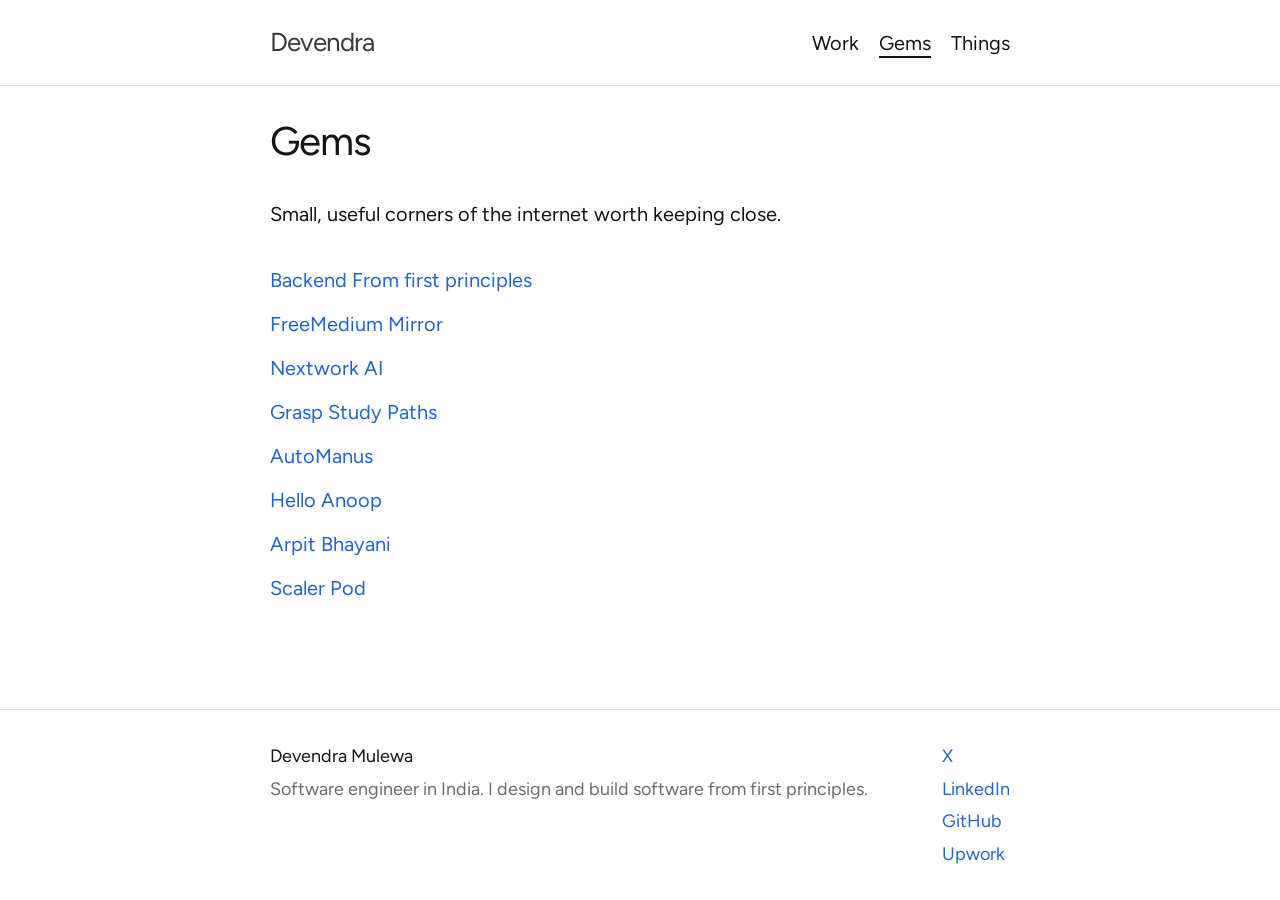
<file: gems.html>
<!doctype html>
<html lang="en">
    <head>
        <meta charset="UTF-8" />
        <meta name="viewport" content="width=device-width, initial-scale=1.0" />
        <meta
            name="description"
            content="Small, useful corners of the internet worth keeping close, curated by Devendra Mulewa."
        />
        <link rel="canonical" href="https://devendram.com/gems.html" />
        <meta property="og:type" content="website" />
        <meta property="og:title" content="Gems - Devendra Mulewa" />
        <meta
            property="og:description"
            content="Small, useful corners of the internet worth keeping close, curated by Devendra Mulewa."
        />
        <meta property="og:url" content="https://devendram.com/gems.html" />
        <meta property="og:image" content="https://devendram.com/images/devm.png" />
        <meta property="og:site_name" content="Devendra Mulewa" />
        <meta name="twitter:card" content="summary_large_image" />
        <meta name="twitter:title" content="Gems - Devendra Mulewa" />
        <meta
            name="twitter:description"
            content="Small, useful corners of the internet worth keeping close, curated by Devendra Mulewa."
        />
        <meta name="twitter:image" content="https://devendram.com/images/devm.png" />
        <title>Gems - Devendra Mulewa</title>
        <link rel="icon" href="/favicon.ico" />
        <link rel="stylesheet" href="styles.css" />
    </head>
    <body>
        <header>
            <p class="site-title"><a href="index.html">Devendra</a></p>
            <nav aria-label="Main navigation">
                <ul>
                    <li><a href="work.html">Work</a></li>
                    <li><a href="gems.html" aria-current="page">Gems</a></li>
                    <li><a href="things.html">Things</a></li>
                </ul>
            </nav>
        </header>
        <main>
            <h1 class="page-head">Gems</h1>
            <p>Small, useful corners of the internet worth keeping close.</p>
            <section class="gems-section" aria-labelledby="resources-heading">
            <h2 id="resources-heading" class="visually-hidden">Resources</h2>
            <ul>
                <li>
                    <a href="https://www.youtube.com/playlist?list=PLui3EUkuMTPgZcV0QhQrOcwMPcBCcd_Q1" target="_blank" rel="noopener noreferrer">
                        Backend From first principles
                    </a>
                </li>
                <li>
                    <a href="https://freedium-mirror.cfd/" target="_blank" rel="noopener noreferrer">
                        FreeMedium Mirror
                    </a>
                </li>
                <li>
                    <a href="https://nextwork.ai/" target="_blank" rel="noopener noreferrer">
                        Nextwork AI
                    </a>
                </li>
                <li>
                    <a href="https://paths.grasp.study/" target="_blank" rel="noopener noreferrer">
                        Grasp Study Paths
                    </a>
                </li>
                <li>
                    <a href="https://www.youtube.com/@AutoManus" target="_blank" rel="noopener noreferrer">
                        AutoManus
                    </a>
                </li>
                <li>
                    <a href="https://www.helloanoop.com/" target="_blank" rel="noopener noreferrer">
                        Hello Anoop
                    </a>
                </li>
                <li>
                    <a href="https://arpitbhayani.me" target="_blank" rel="noopener noreferrer">
                        Arpit Bhayani
                    </a>
                </li>
                <li>
                    <a href="https://www.youtube.com/watch?v=P4JIbqIZEH0&list=PLLhBy6YSIT0DjPC-a9j-Alz21GHOjzrVe" target="_blank" rel="noopener noreferrer">
                        Scaler Pod
                    </a>
                </li>
            </ul>
            </section>
        </main>
        <footer>
            <div>
                <p class="footer-name">Devendra Mulewa</p>
                <p>Software engineer in India. I design and build software from first principles.</p>
            </div>
            <ul>
                <li><a href="https://x.com/Devendra5101" target="_blank" rel="noopener noreferrer">X</a></li>
                <li><a href="https://linkedin.com/in/devendramulewa" target="_blank" rel="noopener noreferrer">LinkedIn</a></li>
                <li><a href="https://github.com/dev-en-m" target="_blank" rel="noopener noreferrer">GitHub</a></li>
                <li><a href="https://www.upwork.com/freelancers/~01f65a9370e897fcef?mp_source=share" target="_blank" rel="noopener noreferrer">Upwork</a></li>
            </ul>
        </footer>
        <script src="script.js"></script>
    </body>
</html>
</file>
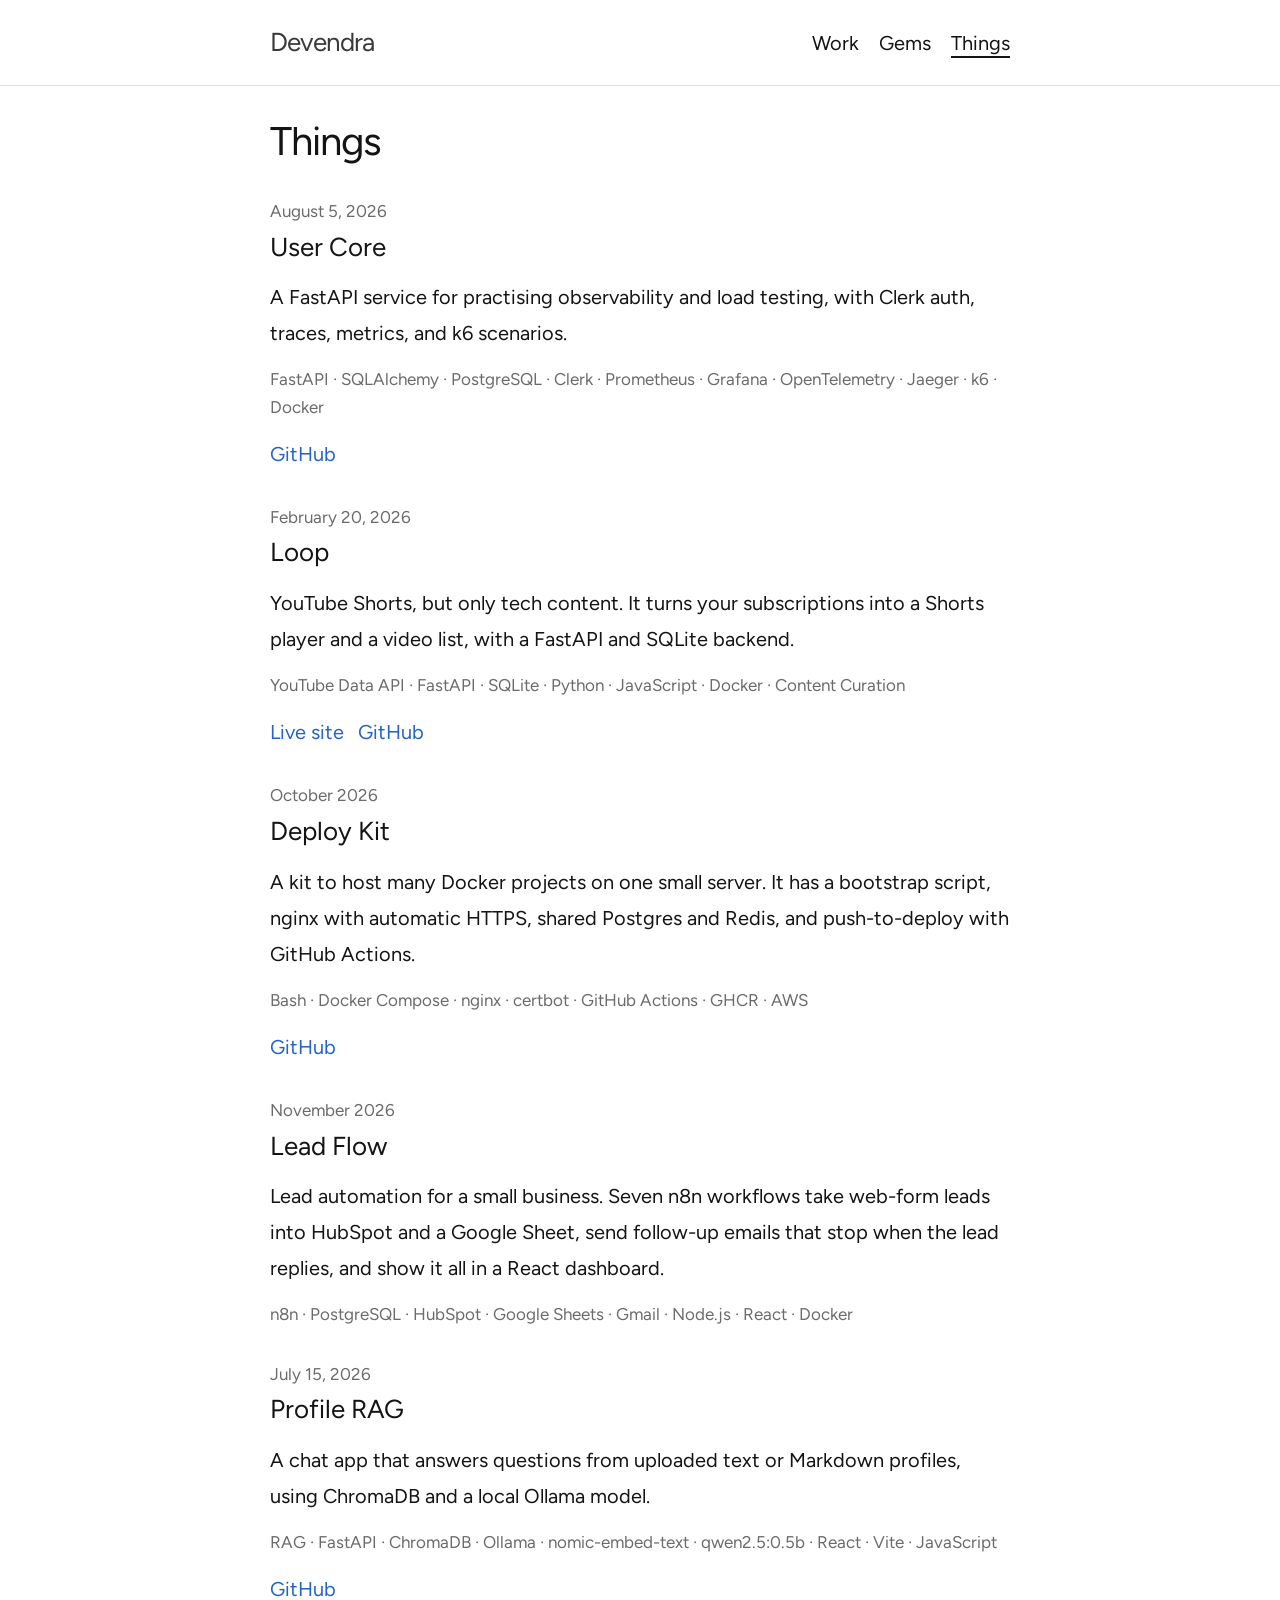
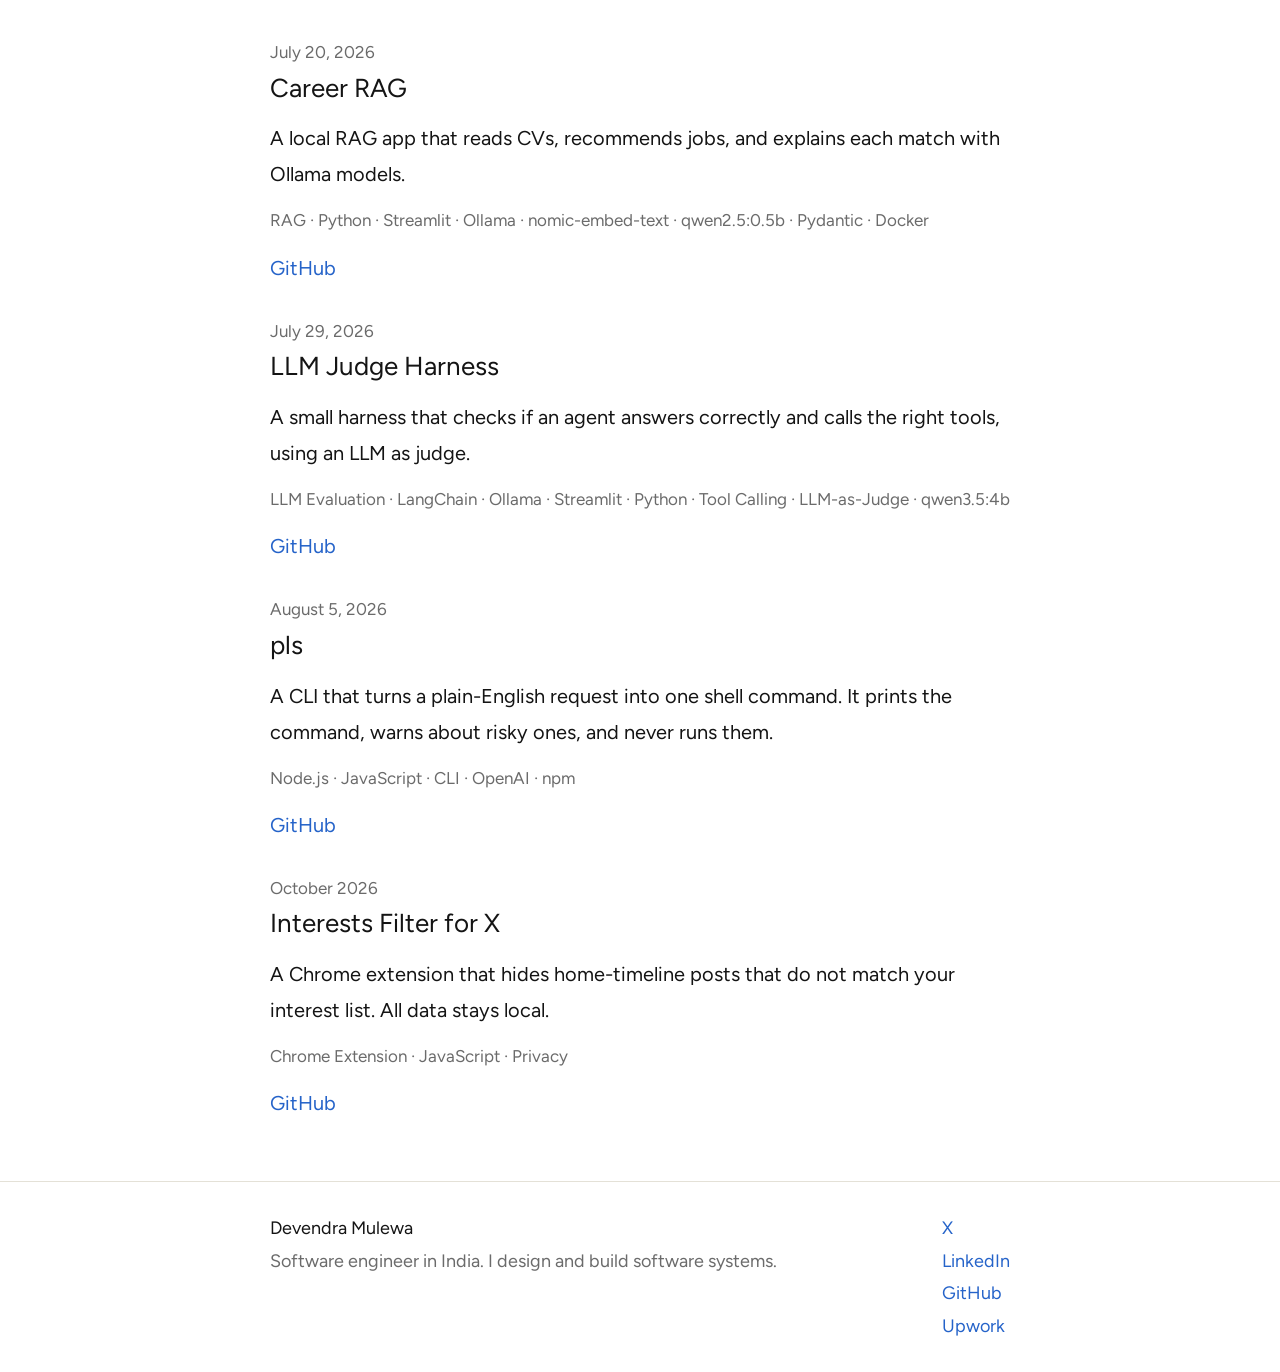
<file: things.html>
<!doctype html>
<html lang="en">
    <head>
        <meta charset="UTF-8" />
        <meta name="viewport" content="width=device-width, initial-scale=1.0" />
        <meta
            name="description"
            content="Things built and explored by Devendra Mulewa, including AI and RAG tools, workflow automation, deployment and observability projects, and open source work."
        />
        <link rel="canonical" href="https://devendram.com/things.html" />
        <meta property="og:type" content="website" />
        <meta property="og:title" content="Things - Devendra Mulewa" />
        <meta
            property="og:description"
            content="Experiments, prototypes, and open source projects by Devendra Mulewa."
        />
        <meta property="og:url" content="https://devendram.com/things.html" />
        <meta property="og:image" content="https://devendram.com/images/devm.png" />
        <meta property="og:site_name" content="Devendra Mulewa" />
        <meta name="twitter:card" content="summary_large_image" />
        <meta name="twitter:title" content="Things - Devendra Mulewa" />
        <meta
            name="twitter:description"
            content="Experiments, prototypes, and open source projects by Devendra Mulewa."
        />
        <meta name="twitter:image" content="https://devendram.com/images/devm.png" />
        <title>Things - Devendra Mulewa</title>
        <link rel="icon" href="/favicon.ico" />
        <link rel="stylesheet" href="styles.css" />
    </head>
    <body>
        <header>
            <p class="site-title"><a href="index.html">Devendra</a></p>
            <nav aria-label="Main navigation">
                <ul>
                    <li><a href="work.html">Work</a></li>
                    <li><a href="gems.html">Gems</a></li>
                    <li><a href="things.html" aria-current="page">Things</a></li>
                </ul>
            </nav>
        </header>
        <main>
            <section id="work-items" aria-labelledby="things-heading">
                <h1 id="things-heading" class="page-head">Things</h1>
                <div class="work-item thing-card">
                    <div class="work-item-data">
                        <p class="thing-date"><time datetime="2026-08-05">August 5, 2026</time></p>
                        <h2>User Core</h2>
                        <p>
                            A FastAPI service for practising observability and load testing, with Clerk auth, traces, metrics, and k6 scenarios.
                        </p>
                        <ul class="work-tags" aria-label="User Core tags">
                            <li>FastAPI</li>
                            <li>SQLAlchemy</li>
                            <li>PostgreSQL</li>
                            <li>Clerk</li>
                            <li>Prometheus</li>
                            <li>Grafana</li>
                            <li>OpenTelemetry</li>
                            <li>Jaeger</li>
                            <li>k6</li>
                            <li>Docker</li>
                        </ul>
                        <p class="work-links">
                            <a href="https://github.com/dev-en-m/user-core" target="_blank" rel="noopener noreferrer">
                                GitHub
                            </a>
                        </p>
                    </div>
                </div>
                <div class="work-item thing-card">
                    <div class="work-item-data">
                        <p class="thing-date"><time datetime="2026-02-20">February 20, 2026</time></p>
                        <h2>Loop</h2>
                        <p>
                            YouTube Shorts, but only tech content. It turns your subscriptions into a Shorts player and a video list, with a FastAPI and SQLite backend.
                        </p>
                        <ul class="work-tags" aria-label="Loop tags">
                            <li>YouTube Data API</li>
                            <li>FastAPI</li>
                            <li>SQLite</li>
                            <li>Python</li>
                            <li>JavaScript</li>
                            <li>Docker</li>
                            <li>Content Curation</li>
                        </ul>
                        <p class="work-links">
                            <a href="https://loop.devendram.com" target="_blank" rel="noopener noreferrer">
                                Live site
                            </a>
                            <a href="https://github.com/dev-en-m/loop" target="_blank" rel="noopener noreferrer">
                                GitHub
                            </a>
                        </p>
                    </div>
                </div>
                <div class="work-item thing-card">
                    <div class="work-item-data">
                        <p class="thing-date"><time datetime="2026-10">October 2026</time></p>
                        <h2>Deploy Kit</h2>
                        <p>
                            A kit to host many Docker projects on one small server. It has a bootstrap script, nginx with automatic HTTPS, shared Postgres and Redis, and push-to-deploy with GitHub Actions.
                        </p>
                        <ul class="work-tags" aria-label="Deploy Kit tags">
                            <li>Bash</li>
                            <li>Docker Compose</li>
                            <li>nginx</li>
                            <li>certbot</li>
                            <li>GitHub Actions</li>
                            <li>GHCR</li>
                            <li>AWS</li>
                        </ul>
                        <p class="work-links">
                            <a href="https://github.com/dev-en-m/deployment-kit" target="_blank" rel="noopener noreferrer">
                                GitHub
                            </a>
                        </p>
                    </div>
                </div>
                <div class="work-item thing-card">
                    <div class="work-item-data">
                        <p class="thing-date"><time datetime="2026-11">November 2026</time></p>
                        <h2>Lead Flow</h2>
                        <p>
                            Lead automation for a small business. Seven n8n workflows take web-form leads into HubSpot and a Google Sheet, send follow-up emails that stop when the lead replies, and show it all in a React dashboard.
                        </p>
                        <ul class="work-tags" aria-label="Lead Flow tags">
                            <li>n8n</li>
                            <li>PostgreSQL</li>
                            <li>HubSpot</li>
                            <li>Google Sheets</li>
                            <li>Gmail</li>
                            <li>Node.js</li>
                            <li>React</li>
                            <li>Docker</li>
                        </ul>
                    </div>
                </div>
                <div class="work-item thing-card">
                    <div class="work-item-data">
                        <p class="thing-date"><time datetime="2026-07-15">July 15, 2026</time></p>
                        <h2>Profile RAG</h2>
                        <p>
                            A chat app that answers questions from uploaded text or Markdown profiles, using ChromaDB and a local Ollama model.
                        </p>
                        <ul class="work-tags" aria-label="Profile RAG tags">
                            <li>RAG</li>
                            <li>FastAPI</li>
                            <li>ChromaDB</li>
                            <li>Ollama</li>
                            <li>nomic-embed-text</li>
                            <li>qwen2.5:0.5b</li>
                            <li>React</li>
                            <li>Vite</li>
                            <li>JavaScript</li>
                        </ul>
                        <p class="work-links">
                            <a href="https://github.com/dev-en-m/profile-rag" target="_blank" rel="noopener noreferrer">
                                GitHub
                            </a>
                        </p>
                    </div>
                </div>
                <div class="work-item thing-card">
                    <div class="work-item-data">
                        <p class="thing-date"><time datetime="2026-07-20">July 20, 2026</time></p>
                        <h2>Career RAG</h2>
                        <p>
                            A local RAG app that reads CVs, recommends jobs, and explains each match with Ollama models.
                        </p>
                        <ul class="work-tags" aria-label="Career RAG tags">
                            <li>RAG</li>
                            <li>Python</li>
                            <li>Streamlit</li>
                            <li>Ollama</li>
                            <li>nomic-embed-text</li>
                            <li>qwen2.5:0.5b</li>
                            <li>Pydantic</li>
                            <li>Docker</li>
                        </ul>
                        <p class="work-links">
                            <a href="https://github.com/dev-en-m/career-rag" target="_blank" rel="noopener noreferrer">
                                GitHub
                            </a>
                        </p>
                    </div>
                </div>
                <div class="work-item thing-card">
                    <div class="work-item-data">
                        <p class="thing-date"><time datetime="2026-07-29">July 29, 2026</time></p>
                        <h2>LLM Judge Harness</h2>
                        <p>
                            A small harness that checks if an agent answers correctly and calls the right tools, using an LLM as judge.
                        </p>
                        <ul class="work-tags" aria-label="LLM Judge Harness tags">
                            <li>LLM Evaluation</li>
                            <li>LangChain</li>
                            <li>Ollama</li>
                            <li>Streamlit</li>
                            <li>Python</li>
                            <li>Tool Calling</li>
                            <li>LLM-as-Judge</li>
                            <li>qwen3.5:4b</li>
                        </ul>
                        <p class="work-links">
                            <a href="https://github.com/dev-en-m/special-octa-harness" target="_blank" rel="noopener noreferrer">
                                GitHub
                            </a>
                        </p>
                    </div>
                </div>
                <div class="work-item thing-card">
                    <div class="work-item-data">
                        <p class="thing-date"><time datetime="2026-08-05">August 5, 2026</time></p>
                        <h2>pls</h2>
                        <p>
                            A CLI that turns a plain-English request into one shell command. It prints the command, warns about risky ones, and never runs them.
                        </p>
                        <ul class="work-tags" aria-label="pls tags">
                            <li>Node.js</li>
                            <li>JavaScript</li>
                            <li>CLI</li>
                            <li>OpenAI</li>
                            <li>npm</li>
                        </ul>
                        <p class="work-links">
                            <a href="https://github.com/dev-en-m/pls" target="_blank" rel="noopener noreferrer">
                                GitHub
                            </a>
                        </p>
                    </div>
                </div>
                <div class="work-item thing-card">
                    <div class="work-item-data">
                        <p class="thing-date"><time datetime="2026-10">October 2026</time></p>
                        <h2>Interests Filter for X</h2>
                        <p>
                            A Chrome extension that hides home-timeline posts that do not match your interest list. All data stays local.
                        </p>
                        <ul class="work-tags" aria-label="Interests Filter for X tags">
                            <li>Chrome Extension</li>
                            <li>JavaScript</li>
                            <li>Privacy</li>
                        </ul>
                        <p class="work-links">
                            <a href="https://github.com/dev-en-m/x-interests-filter" target="_blank" rel="noopener noreferrer">
                                GitHub
                            </a>
                        </p>
                    </div>
                </div>
            </section>
        </main>
        <footer>
            <div>
                <p class="footer-name">Devendra Mulewa</p>
                <p>Software engineer in India. I design and build software systems.</p>
            </div>
            <ul>
                <li><a href="https://x.com/Devendra5101" target="_blank" rel="noopener noreferrer">X</a></li>
                <li><a href="https://linkedin.com/in/devendramulewa" target="_blank" rel="noopener noreferrer">LinkedIn</a></li>
                <li><a href="https://github.com/dev-en-m" target="_blank" rel="noopener noreferrer">GitHub</a></li>
                <li><a href="https://www.upwork.com/freelancers/~01f65a9370e897fcef?mp_source=share" target="_blank" rel="noopener noreferrer">Upwork</a></li>
            </ul>
        </footer>
    </body>
</html>
</file>
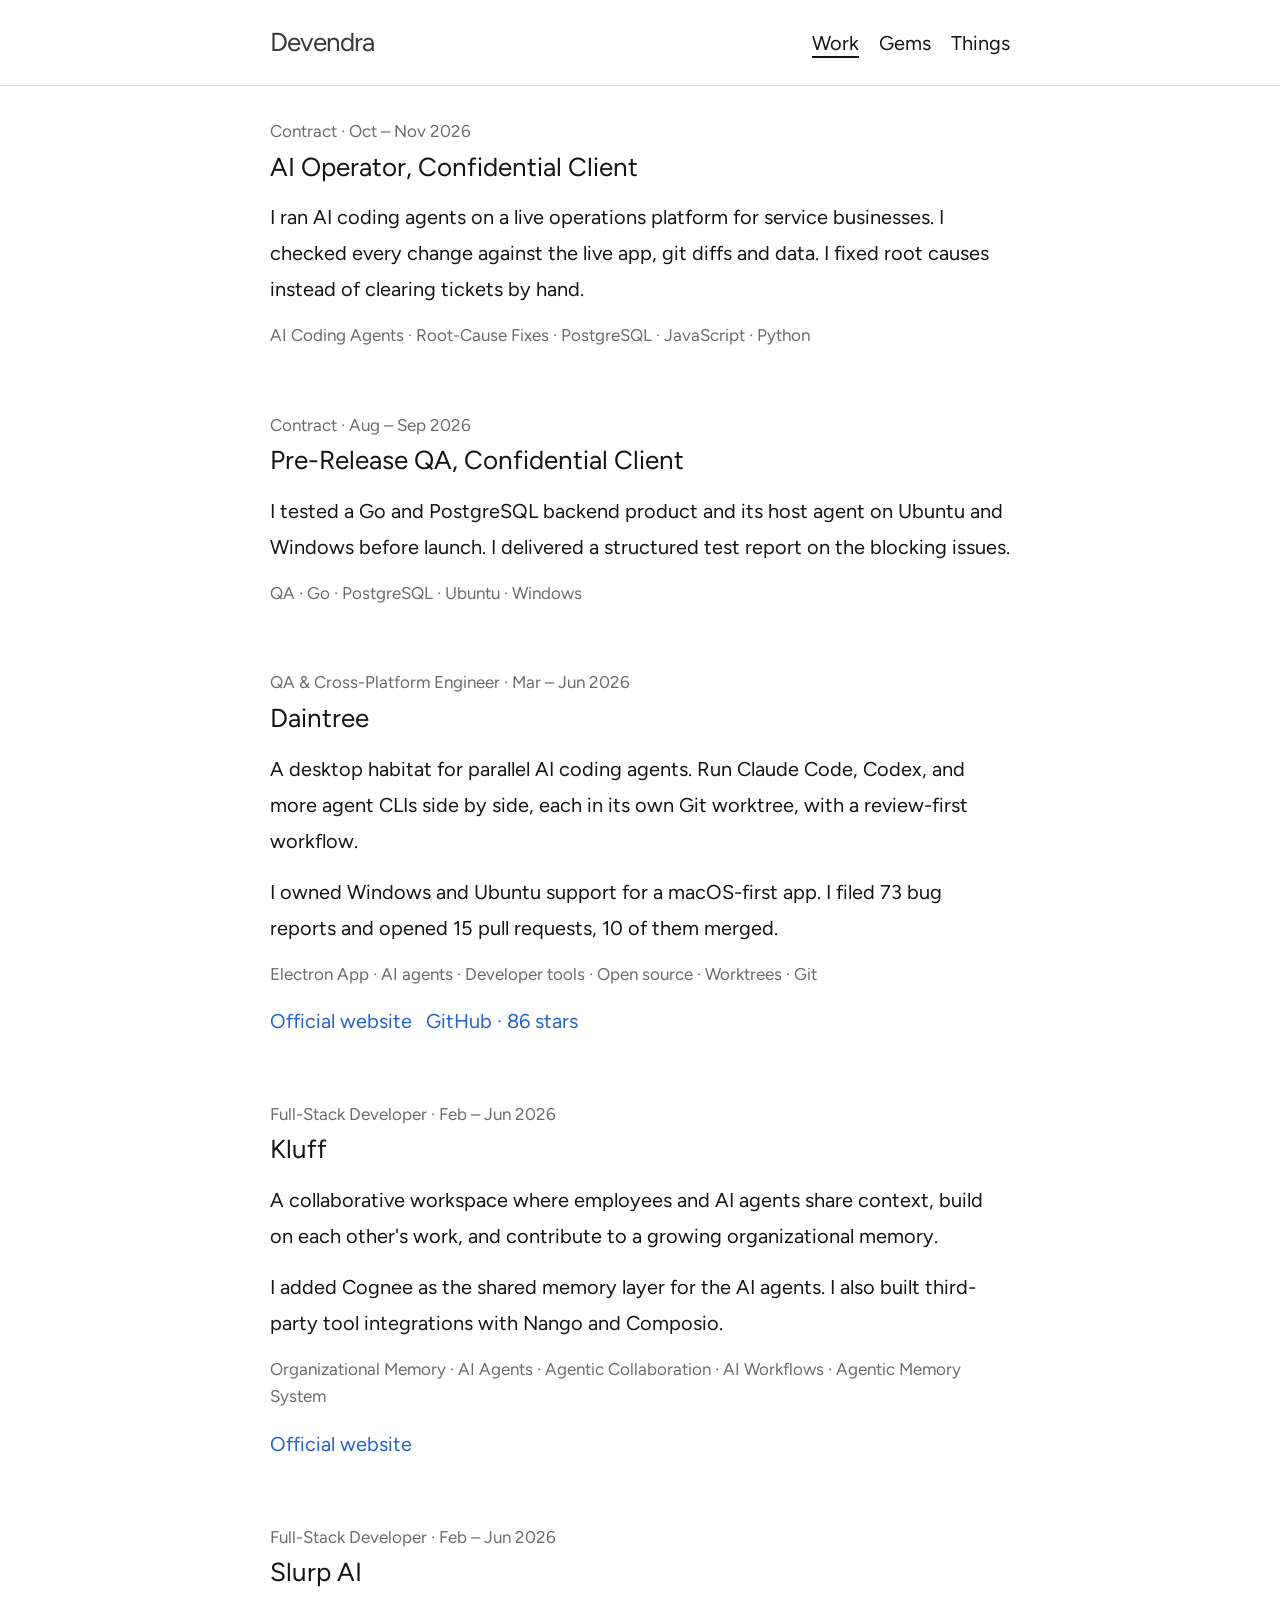
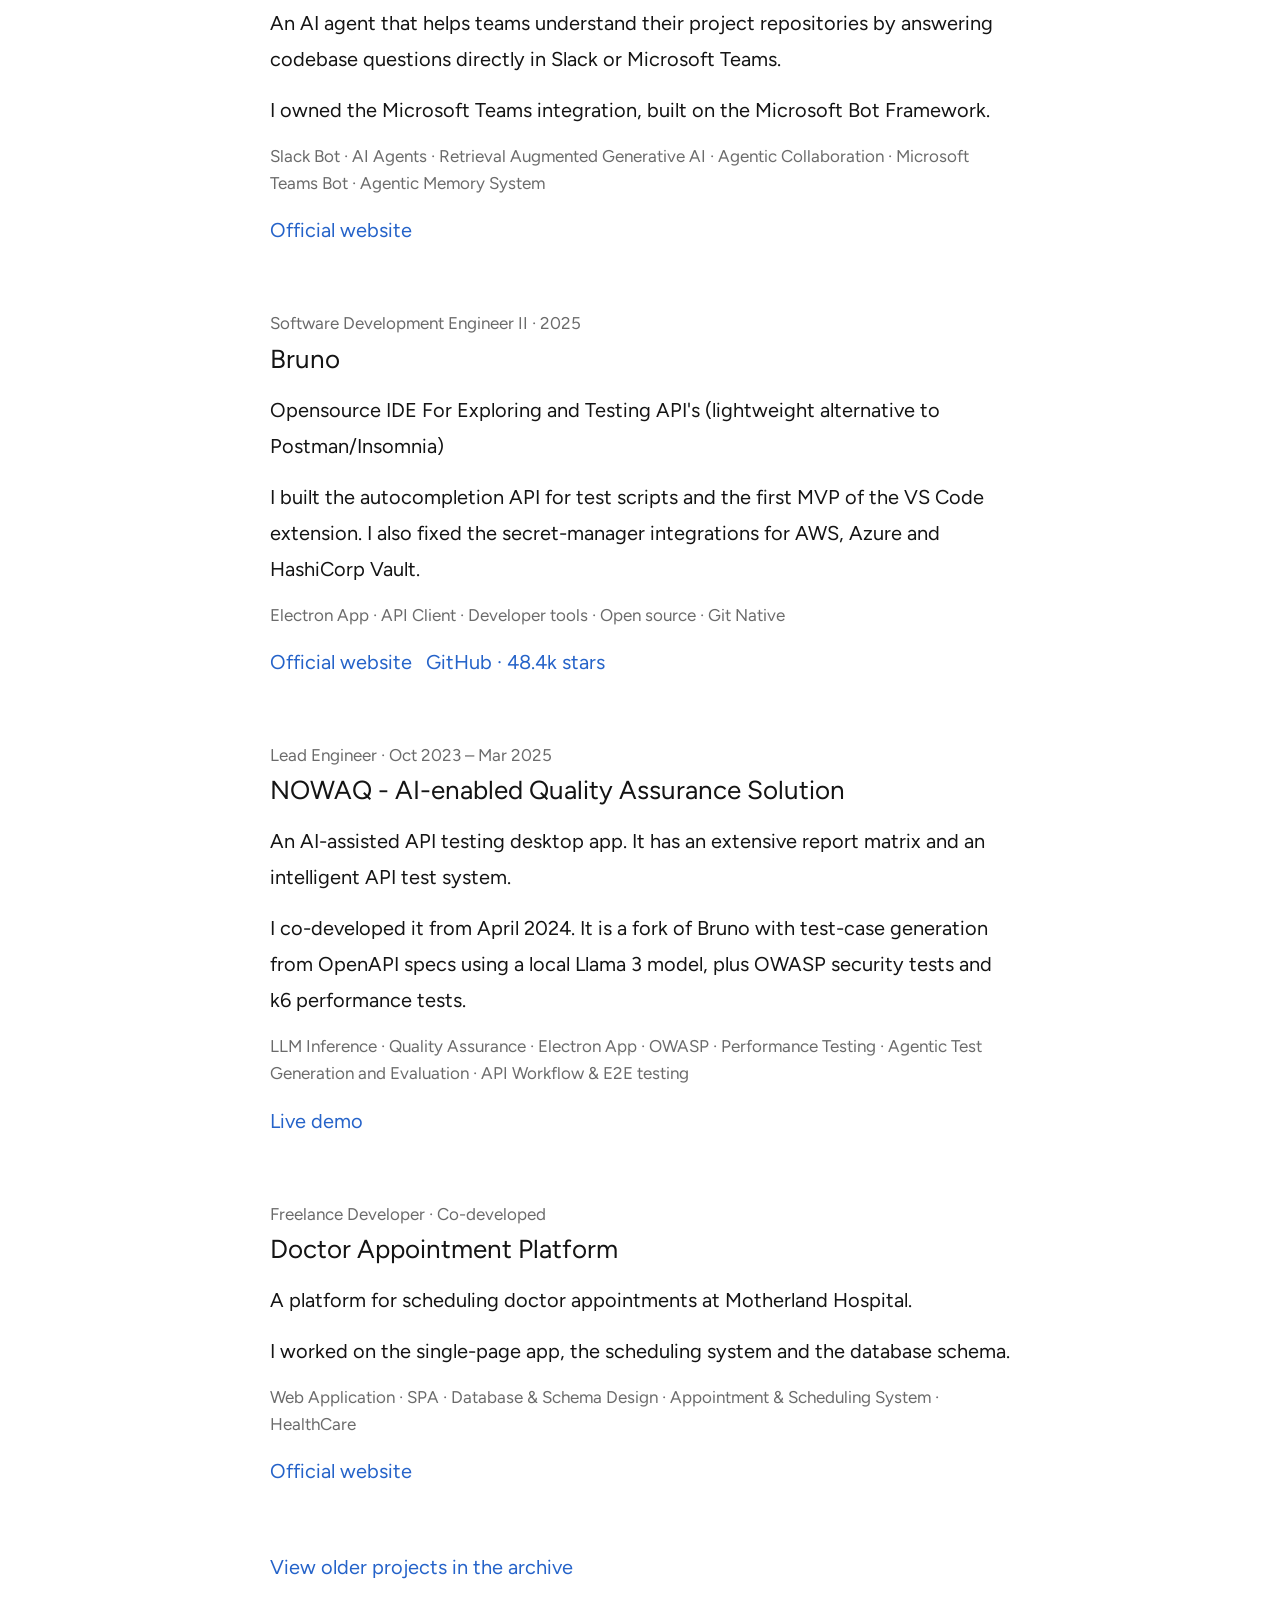
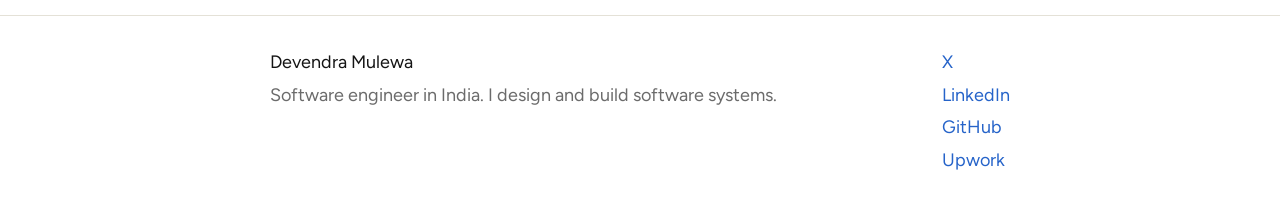
<file: work.html>
<!doctype html>
<html lang="en">
    <head>
        <meta charset="UTF-8" />
        <meta name="viewport" content="width=device-width, initial-scale=1.0" />
        <meta
            name="description"
            content="Selected work by Devendra Mulewa, including developer tools, AI collaboration products, API tooling, QA and cross-platform engineering, and healthcare web applications."
        />
        <link rel="canonical" href="https://devendram.com/work.html" />
        <meta property="og:type" content="website" />
        <meta property="og:title" content="Work - Devendra Mulewa" />
        <meta
            property="og:description"
            content="Selected software engineering work by Devendra Mulewa across developer tools, AI products, and web applications."
        />
        <meta property="og:url" content="https://devendram.com/work.html" />
        <meta property="og:image" content="https://devendram.com/images/daintree.webp" />
        <meta property="og:site_name" content="Devendra Mulewa" />
        <meta name="twitter:card" content="summary_large_image" />
        <meta name="twitter:title" content="Work - Devendra Mulewa" />
        <meta
            name="twitter:description"
            content="Selected software engineering work by Devendra Mulewa across developer tools, AI products, and web applications."
        />
        <meta name="twitter:image" content="https://devendram.com/images/daintree.webp" />
        <title>Work - Devendra Mulewa</title>
        <link rel="icon" href="/favicon.ico" />
        <link rel="stylesheet" href="styles.css" />
    </head>
    <body>
        <header>
            <p class="site-title"><a href="index.html">Devendra</a></p>
            <nav aria-label="Main navigation">
                <ul>
                    <li><a href="work.html" aria-current="page">Work</a></li>
                    <li><a href="gems.html">Gems</a></li>
                    <li><a href="things.html">Things</a></li>
                </ul>
            </nav>
        </header>
        <main>
            <section id="work-items" aria-labelledby="work-heading">
                <h1 id="work-heading" class="visually-hidden">Selected Work</h1>
                <div class="work-item">
                    <div class="work-item-data">
                        <p class="thing-date">Contract · Oct – Nov 2026</p>
                        <h2>AI Operator, Confidential Client</h2>
                        <p>
                            I ran AI coding agents on a live operations platform for service businesses. I checked every change against the live app, git diffs and data. I fixed root causes instead of clearing tickets by hand.
                        </p>
                        <ul class="work-tags" aria-label="AI Operator, Confidential Client tags">
                            <li>AI Coding Agents</li>
                            <li>Root-Cause Fixes</li>
                            <li>PostgreSQL</li>
                            <li>JavaScript</li>
                            <li>Python</li>
                        </ul>
                    </div>
                </div>
                <div class="work-item">
                    <div class="work-item-data">
                        <p class="thing-date">Contract · Aug – Sep 2026</p>
                        <h2>Pre-Release QA, Confidential Client</h2>
                        <p>
                            I tested a Go and PostgreSQL backend product and its host agent on Ubuntu and Windows before launch. I delivered a structured test report on the blocking issues.
                        </p>
                        <ul class="work-tags" aria-label="Pre-Release QA, Confidential Client tags">
                            <li>QA</li>
                            <li>Go</li>
                            <li>PostgreSQL</li>
                            <li>Ubuntu</li>
                            <li>Windows</li>
                        </ul>
                    </div>
                </div>
                <div class="work-item">
                    <div class="work-item-data">
                        <p class="thing-date">QA &amp; Cross-Platform Engineer · Mar – Jun 2026</p>
                        <h2 class="peek" tabindex="0">Daintree
                            <span class="peek-pop" aria-hidden="true"><img src="./images/daintree.webp" alt="" loading="lazy" /></span>
                        </h2>
                        <p>
                            A desktop habitat for parallel AI coding agents. Run Claude Code, Codex, and more agent CLIs side by side, each in its own Git worktree, with a review-first workflow.
                        </p>
                        <p>
                            I owned Windows and Ubuntu support for a macOS-first app. I filed 73 bug reports and opened 15 pull requests, 10 of them merged.
                        </p>
                        <ul class="work-tags" aria-label="Daintree tags">
                            <li>Electron App</li>
                            <li>AI agents</li>
                            <li>Developer tools</li>
                            <li>Open source</li>
                            <li>Worktrees</li>
                            <li>Git</li>
                        </ul>
                        <p class="work-links">
                            <a href="https://daintree.org" target="_blank" rel="noopener noreferrer">
                                Official website
                            </a>
                            <a href="https://github.com/daintreehq/daintree" target="_blank" rel="noopener noreferrer">
                                GitHub · 86 stars
                            </a>
                        </p>
                    </div>
                </div>
                <div class="work-item">
                    <div class="work-item-data">
                        <p class="thing-date">Full-Stack Developer · Feb – Jun 2026</p>
                        <h2 class="peek" tabindex="0">Kluff
                            <span class="peek-pop" aria-hidden="true"><img src="./images/kluff.png" alt="" loading="lazy" /></span>
                        </h2>
                        <p>
                            A collaborative workspace where employees and AI agents share context, build on each other's work, and contribute to a growing organizational memory.
                        </p>
                        <p>
                            I added Cognee as the shared memory layer for the AI agents. I also built third-party tool integrations with Nango and Composio.
                        </p>
                        <ul class="work-tags" aria-label="Kluff tags">
                            <li>Organizational Memory</li>
                            <li>AI Agents</li>
                            <li>Agentic Collaboration</li>
                            <li>AI Workflows</li>
                            <li>Agentic Memory System</li>
                        </ul>
                        <p class="work-links">
                            <a href="https://kluff.com" target="_blank" rel="noopener noreferrer">
                                Official website
                            </a>
                        </p>
                    </div>
                </div>
                <div class="work-item">
                    <div class="work-item-data">
                        <p class="thing-date">Full-Stack Developer · Feb – Jun 2026</p>
                        <h2 class="peek" tabindex="0">Slurp AI
                            <span class="peek-pop" aria-hidden="true"><img src="./images/slurp-ai.webp" alt="" loading="lazy" /></span>
                        </h2>
                        <p>
                            An AI agent that helps teams understand their project repositories by answering codebase questions directly in Slack or Microsoft Teams.
                        </p>
                        <p>
                            I owned the Microsoft Teams integration, built on the Microsoft Bot Framework.
                        </p>
                        <ul class="work-tags" aria-label="Slurp AI tags">
                            <li>Slack Bot</li>
                            <li>AI Agents</li>
                            <li>Retrieval Augmented Generative AI</li>
                            <li>Agentic Collaboration</li>
                            <li>Microsoft Teams Bot</li>
                            <li>Agentic Memory System</li>
                        </ul>
                        <p class="work-links">
                            <a href="https://slurpai.com/engineering" target="_blank" rel="noopener noreferrer">
                                Official website
                            </a>
                        </p>
                    </div>
                </div>
                <div class="work-item">
                    <div class="work-item-data">
                        <p class="thing-date">Software Development Engineer II · 2025</p>
                        <h2 class="peek" tabindex="0">Bruno
                            <span class="peek-pop" aria-hidden="true"><img src="./images/bruno.png" alt="" loading="lazy" /></span>
                        </h2>
                        <p>
                            Opensource IDE For Exploring and Testing API's (lightweight alternative to Postman/Insomnia)
                        </p>
                        <p>
                            I built the autocompletion API for test scripts and the first MVP of the VS Code extension. I also fixed the secret-manager integrations for AWS, Azure and HashiCorp Vault.
                        </p>
                        <ul class="work-tags" aria-label="Bruno tags">
                            <li>Electron App</li>
                            <li>API Client</li>
                            <li>Developer tools</li>
                            <li>Open source</li>
                            <li>Git Native</li>
                        </ul>
                        <p class="work-links">
                            <a href="https://www.usebruno.com" target="_blank" rel="noopener noreferrer">
                                Official website
                            </a>
                            <a href="https://github.com/usebruno/bruno" target="_blank" rel="noopener noreferrer">
                                GitHub · 48.4k stars
                            </a>
                        </p>
                    </div>
                </div>
                <div class="work-item">
                    <div class="work-item-data">
                        <p class="thing-date">Lead Engineer · Oct 2023 – Mar 2025</p>
                        <h2 class="peek" tabindex="0">NOWAQ - AI-enabled Quality Assurance Solution
                            <span class="peek-pop" aria-hidden="true"><img src="./images/nowaq.png" alt="" loading="lazy" /></span>
                        </h2>
                        <p>
                            An AI-assisted API testing desktop app. It has an extensive report matrix and an intelligent API test system.
                        </p>
                        <p>
                            I co-developed it from April 2024. It is a fork of Bruno with test-case generation from OpenAPI specs using a local Llama 3 model, plus OWASP security tests and k6 performance tests.
                        </p>
                        <ul class="work-tags" aria-label="AI-enabled Quality Assurance Solution tags">
                            <li>LLM Inference</li>
                            <li>Quality Assurance</li>
                            <li>Electron App</li>
                            <li>OWASP</li>
                            <li>Performance Testing</li>
                            <li>Agentic Test Generation and Evaluation</li>
                            <li>API Workflow &amp; E2E testing</li>
                        </ul>
                        <p class="work-links">
                            <a href="https://app.storylane.io/share/qzhsnafqdmor" target="_blank" rel="noopener noreferrer">
                                Live demo
                            </a>
                        </p>
                    </div>
                </div>
                <div class="work-item">
                    <div class="work-item-data">
                        <p class="thing-date">Freelance Developer · Co-developed</p>
                        <h2 class="peek" tabindex="0">Doctor Appointment Platform
                            <span class="peek-pop" aria-hidden="true"><img src="./images/motherland-appointment.webp" alt="" loading="lazy" /></span>
                        </h2>
                        <p>
                            A platform for scheduling doctor appointments at Motherland Hospital.
                        </p>
                        <p>
                            I worked on the single-page app, the scheduling system and the database schema.
                        </p>
                        <ul class="work-tags" aria-label="Hospital Appointment Platform tags">
                            <li>Web Application</li>
                            <li>SPA</li>
                            <li>Database & Schema Design</li>
                            <li>Appointment & Scheduling System</li>
                            <li>HealthCare</li>
                        </ul>
                        <p class="work-links">
                            <a href="https://appointment.motherlandhospital.com/" target="_blank" rel="noopener noreferrer">
                                Official website
                            </a>
                        </p>
                    </div>
                </div>
            </section>
            <p class="archive-link">
                <a href="archive.html">View older projects in the archive</a>
            </p>
        </main>
        <footer>
            <div>
                <p class="footer-name">Devendra Mulewa</p>
                <p>Software engineer in India. I design and build software systems.</p>
            </div>
            <ul>
                <li><a href="https://x.com/Devendra5101" target="_blank" rel="noopener noreferrer">X</a></li>
                <li><a href="https://linkedin.com/in/devendramulewa" target="_blank" rel="noopener noreferrer">LinkedIn</a></li>
                <li><a href="https://github.com/dev-en-m" target="_blank" rel="noopener noreferrer">GitHub</a></li>
                <li><a href="https://www.upwork.com/freelancers/~01f65a9370e897fcef?mp_source=share" target="_blank" rel="noopener noreferrer">Upwork</a></li>
            </ul>
        </footer>
    </body>
</html>
</file>
<file: styles.css>
@import url("https://fonts.googleapis.com/css2?family=Figtree:wght@400;600&display=swap");

:root {
    --bg: #fff;
    --text: #141414;
    --heading: #3a3a3a;
    --muted: #6b6b6b;
    --accent: #2563c9;
    --accent-visited: #1b4fa0;
    --rule: #e4e1d7;
    --code-bg: #ececf4;
    --gutter: max(30px, calc((100% - 740px) / 2));
}

body {
    display: flex;
    flex-direction: column;
    min-height: 100vh;
    margin: 0;
    background: var(--bg);
    color: var(--text);
    font-family: "Figtree", "SF Pro Display", "Helvetica Neue", Helvetica, system-ui, sans-serif;
    font-kerning: normal;
    font-size: 20px;
    line-height: 1.8;
}

a {
    color: var(--accent);
    text-decoration: none;
}

a:visited {
    color: var(--accent-visited);
}

a:hover {
    color: var(--text);
    text-decoration: underline;
}

a:focus-visible {
    outline: 2px solid var(--accent);
    outline-offset: 2px;
}

p,
h1,
h2,
ul,
hr {
    margin: 0 0 15px;
}

h1,
h2 {
    font-weight: 400;
}

h1 {
    font-size: 40px;
    letter-spacing: -1px;
    line-height: 1.25;
}

h2 {
    font-size: 26px;
    line-height: 1.3;
}

hr {
    width: 50%;
    min-width: 100px;
    height: 1px;
    margin: 30px auto;
    border: 0;
    background: var(--accent);
}

code {
    background: var(--code-bg);
    border: 1px solid var(--rule);
    border-radius: 3px;
    font-size: 0.9em;
    padding: 1px 5px;
}

.visually-hidden {
    position: absolute;
    width: 1px;
    height: 1px;
    padding: 0;
    margin: -1px;
    overflow: hidden;
    clip: rect(0, 0, 0, 0);
    white-space: nowrap;
    border: 0;
}

/* Header */
header {
    display: flex;
    flex-wrap: wrap;
    align-items: center;
    justify-content: space-between;
    column-gap: 20px;
    min-height: 85px;
    padding: 0 var(--gutter);
    border-bottom: 1px solid var(--rule);
}

.site-title {
    margin: 0;
    font-size: 26px;
    letter-spacing: -1px;
    line-height: 85px;
}

.site-title a,
.site-title a:visited {
    color: var(--heading);
}

nav ul {
    list-style: none;
    padding: 0;
    margin: 0;
    display: flex;
    gap: 20px;
}

nav a,
nav a:visited {
    color: var(--text);
}

nav a[aria-current="page"] {
    text-decoration: underline;
    text-underline-offset: 6px;
}

/* Main */
main {
    flex: 1;
    padding: 30px var(--gutter);
}

.page-head {
    margin-bottom: 30px;
}

.avatar {
    display: block;
    width: 48px;
    height: 48px;
    margin: 0 0 16px;
    border-radius: 50%;
    object-fit: cover;
}

.work-item {
    margin-bottom: 60px;
}

.thing-card {
    margin-bottom: 30px;
}

.thing-date {
    margin: 0 0 4px;
    font-size: 17px;
    color: var(--muted);
}

.work-image img {
    display: block;
    width: 100%;
    height: auto;
    box-sizing: border-box;
    margin-bottom: 20px;
    border: 1px solid var(--rule);
    border-radius: 4px;
}

.work-preview {
    cursor: zoom-in;
}

/* Work page: hover or focus on a product title opens a floating image preview. */
.peek {
    position: relative;
    display: inline-block;
    cursor: zoom-in;
}

.peek:focus-visible {
    outline: 2px solid var(--accent);
    outline-offset: 4px;
}

.peek-pop {
    position: absolute;
    top: calc(100% + 10px);
    left: 0;
    z-index: 20;
    width: min(440px, calc(100vw - 2 * var(--gutter)));
    padding: 6px;
    border: 1px solid var(--rule);
    border-radius: 10px;
    background: var(--bg);
    box-shadow: 0 14px 36px rgb(0 0 0 / 20%);
    opacity: 0;
    visibility: hidden;
    transform: translateY(6px);
    transition: opacity 0.18s ease, transform 0.18s ease, visibility 0.18s;
    pointer-events: none;
}

.peek-pop img {
    display: block;
    width: 100%;
    height: auto;
    border-radius: 6px;
}

.peek:hover .peek-pop,
.peek:focus .peek-pop {
    opacity: 1;
    visibility: visible;
    transform: none;
}

@media (prefers-reduced-motion: reduce) {
    .peek-pop {
        transition: none;
        transform: none;
    }
}

.work-tags {
    list-style: none;
    padding: 0;
    font-size: 17px;
    line-height: 1.6;
    color: var(--muted);
}

.work-tags li {
    display: inline;
}

.work-tags li + li::before {
    content: " · ";
}

.work-links {
    display: flex;
    flex-wrap: wrap;
    gap: 0.9rem;
}

.archive-link {
    margin: 30px 0 0;
}

.gems-section ul {
    list-style: none;
    padding: 0;
    margin-top: 30px;
}

.gems-section li + li {
    margin-top: 8px;
}

/* Footer */
footer {
    display: grid;
    grid-template-columns: 1fr auto;
    gap: 15px 30px;
    padding: 30px var(--gutter);
    border-top: 1px solid var(--rule);
    font-size: 18px;
    color: var(--muted);
}

footer p {
    margin: 0;
}

footer .footer-name {
    color: var(--text);
}

footer ul {
    list-style: none;
    padding: 0;
    margin: 0;
}

/* Image preview dialog */
#image-preview {
    max-width: 95vw;
    max-height: 95vh;
    border: 0;
    border-radius: 0.75rem;
    padding: 1rem;
}

#image-preview img {
    display: block;
    max-width: 100%;
    max-height: 85vh;
}

#image-preview button {
    display: block;
    margin: 0 0 0.75rem auto;
}

#image-preview::backdrop {
    background: rgb(0 0 0 / 70%);
}

@media (max-width: 800px) {
    :root {
        --gutter: 15px;
    }

    h1 {
        font-size: 34px;
    }
}

@media (max-width: 600px) {
    header {
        flex-direction: column;
        flex-wrap: nowrap;
        align-items: flex-start;
        padding-bottom: 16px;
    }

    .site-title {
        line-height: 1.3;
        padding-top: 22px;
    }

    footer {
        grid-template-columns: 1fr;
    }
}
</file>
